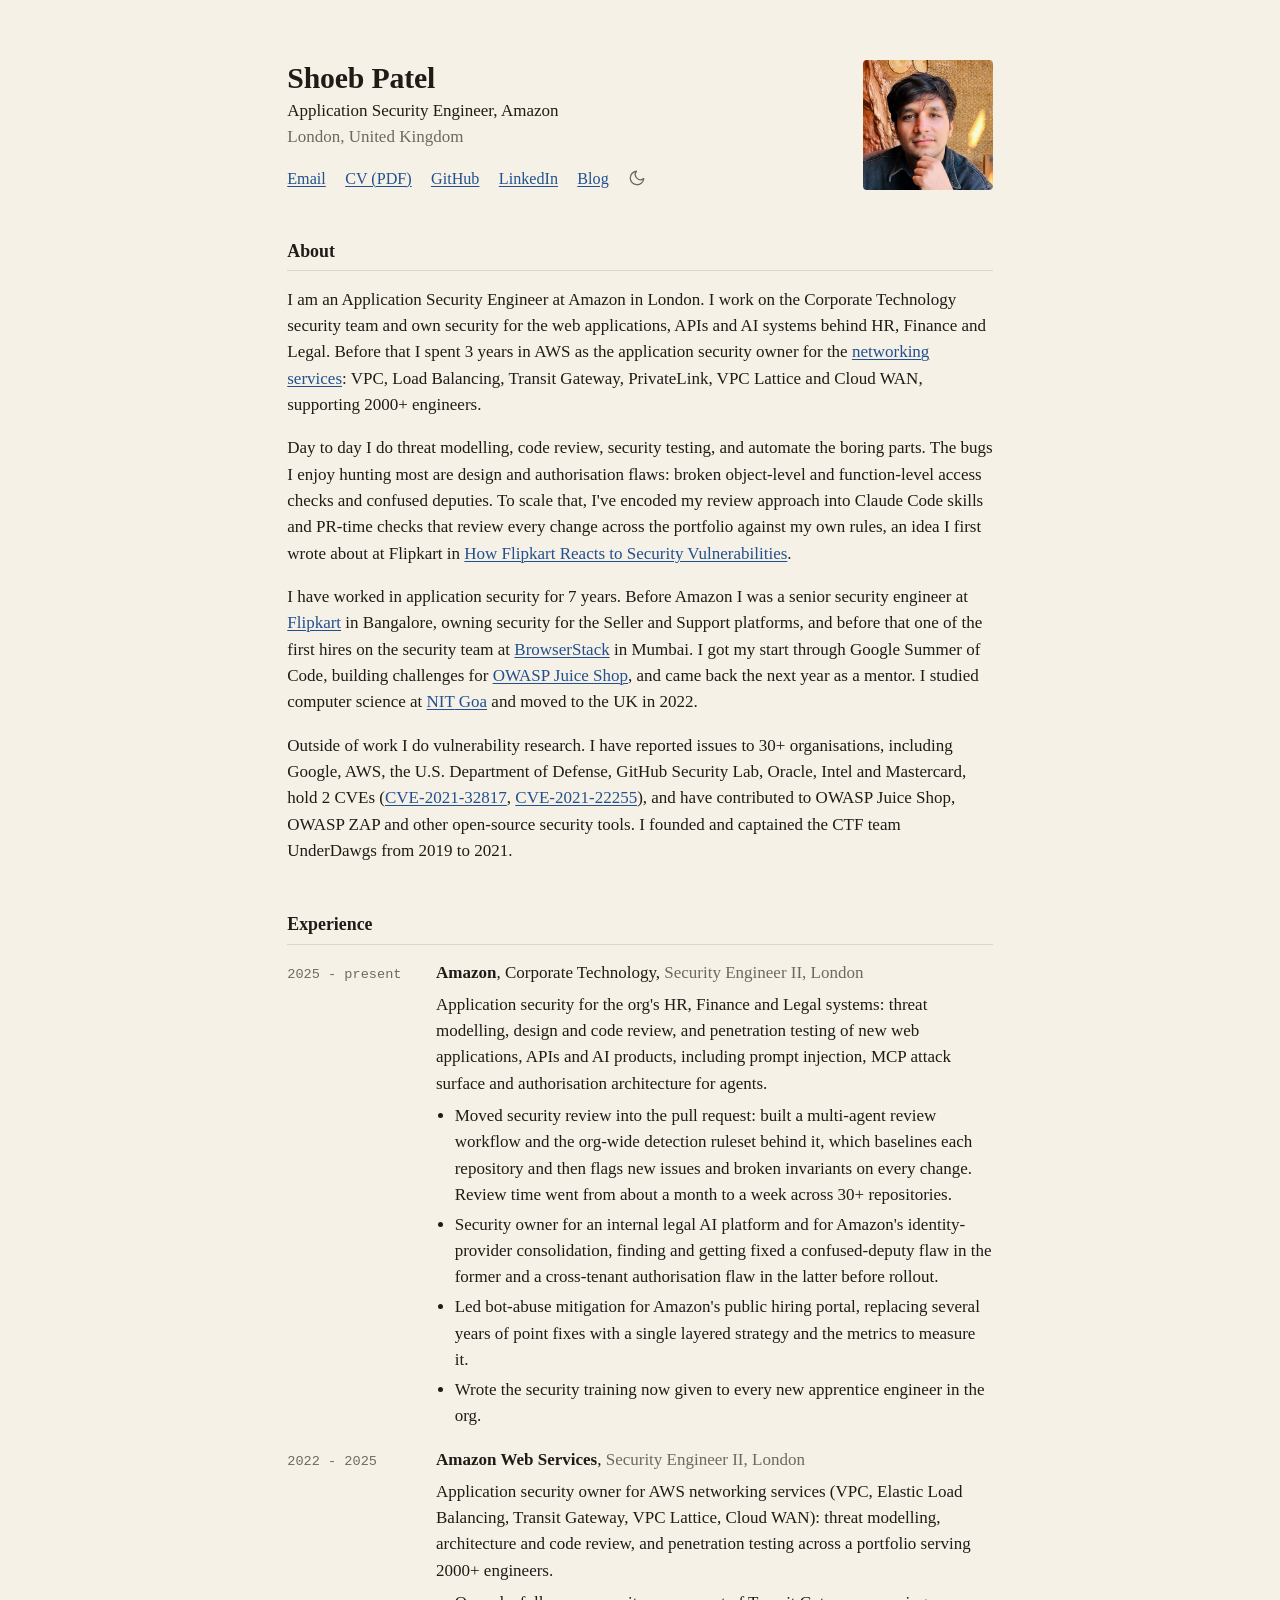
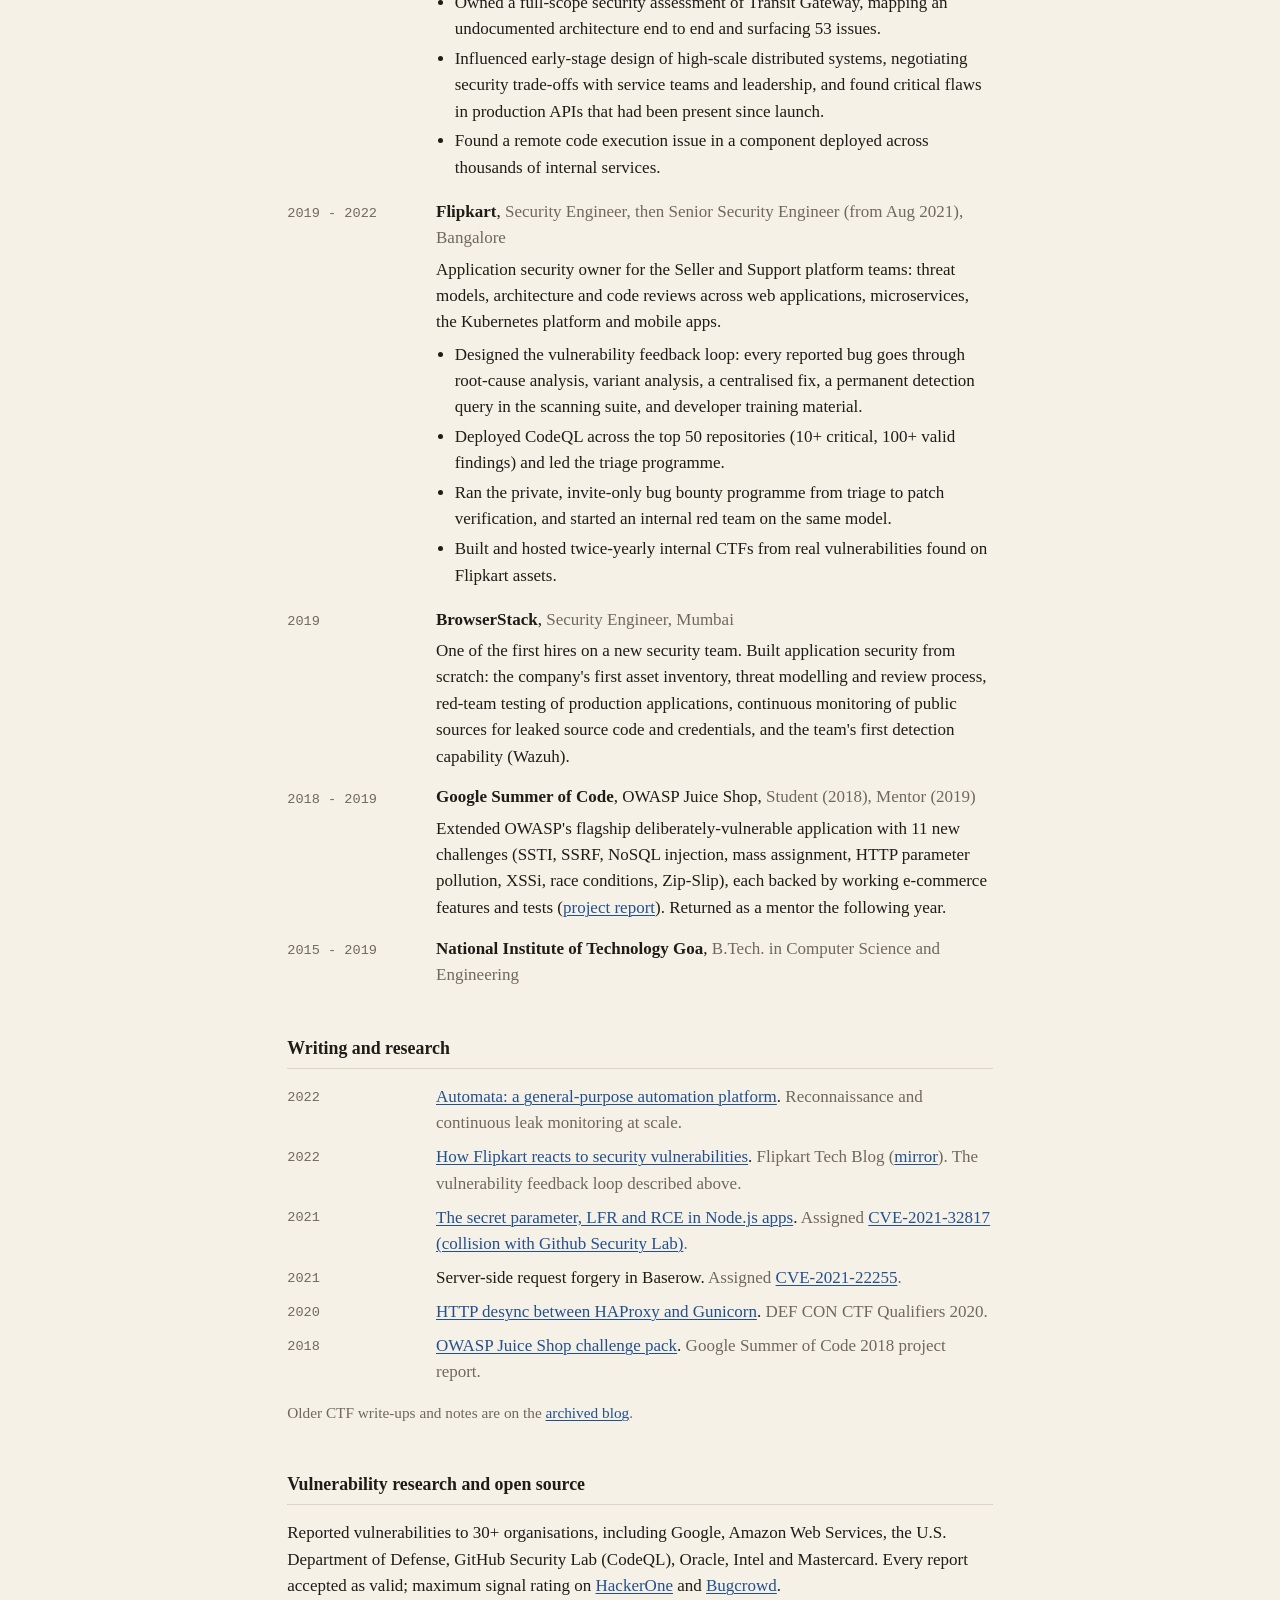
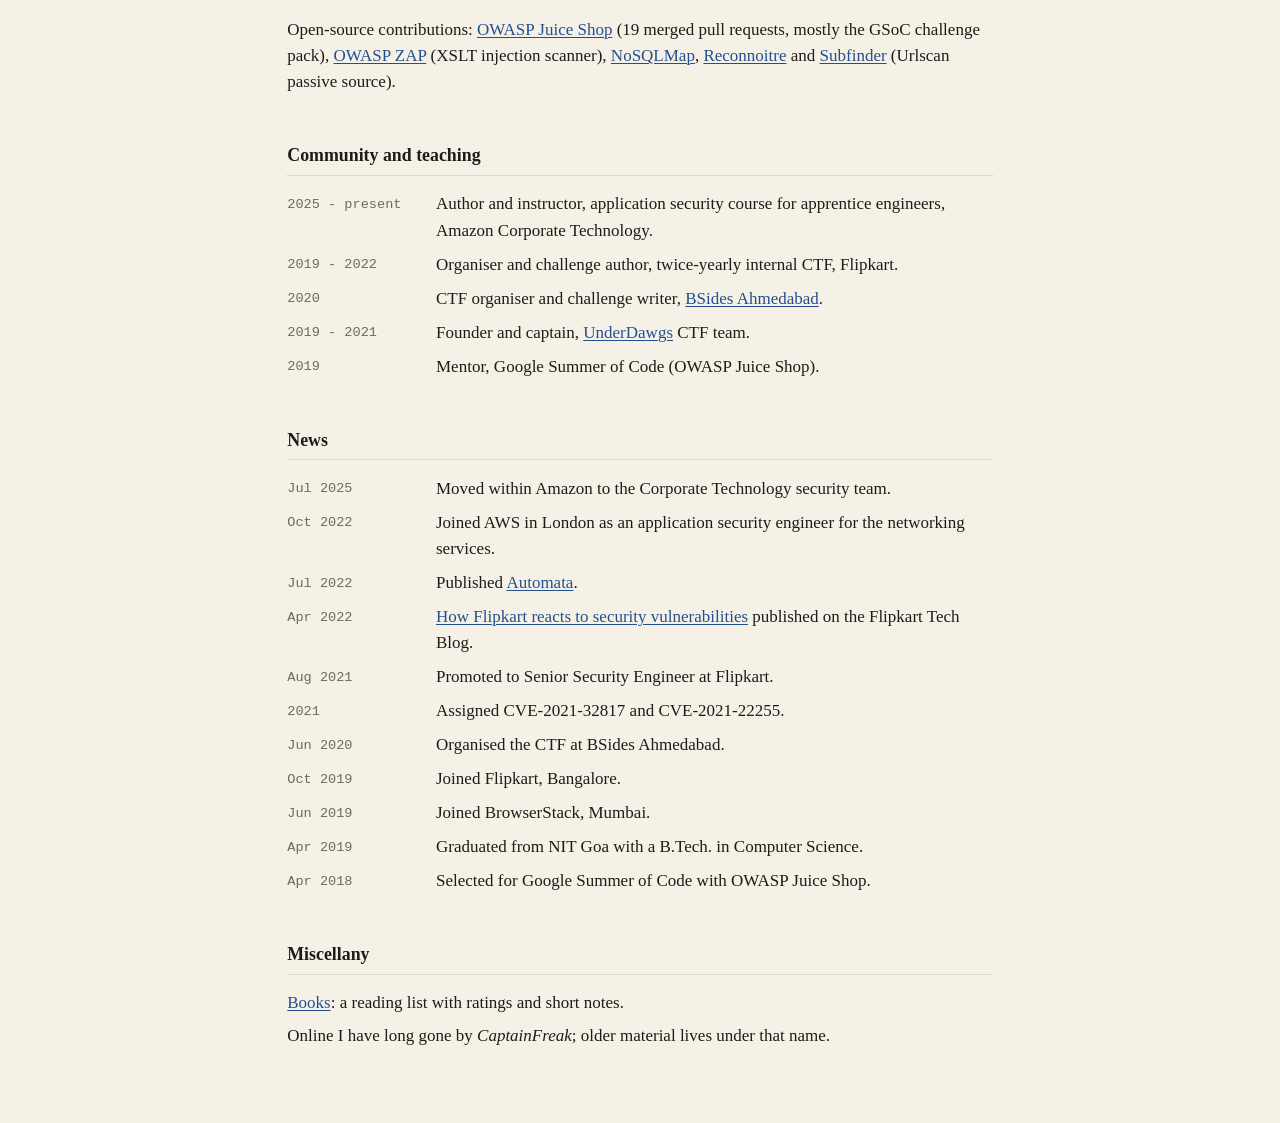
<file: index.html>
<!DOCTYPE html>
<html lang="en" class="no-js">
<head>
  <meta charset="utf-8">
  <meta name="viewport" content="width=device-width, initial-scale=1">
  <title>Shoeb Patel - Application Security Engineer, London</title>
  <meta name="description" content="Shoeb Patel, application security engineer at Amazon, London. Threat modelling, secure design review, and penetration testing of large-scale distributed systems and AI agents.">
  <meta name="author" content="Shoeb Patel">
  <link rel="canonical" href="https://shoebpatel.com/">
  <link rel="icon" href="images/favicon.ico" sizes="16x16 32x32 48x48">
  <link rel="icon" type="image/png" sizes="32x32" href="images/favicon-32.png">
  <link rel="icon" type="image/png" sizes="16x16" href="images/favicon-16.png">
  <link rel="apple-touch-icon" sizes="180x180" href="images/apple-touch-icon.png">
  <link rel="stylesheet" href="css/style.css">
  <script>
    // Theme: apply the reader's saved choice before first paint. No tracking, nothing leaves the page.
    (function () {
      var t = null;
      try { t = localStorage.getItem('theme'); } catch (e) {}
      if (t === 'light' || t === 'dark') document.documentElement.setAttribute('data-theme', t);
      document.documentElement.className = document.documentElement.className.replace('no-js', '');
    })();
  </script>

  <meta property="og:type" content="profile">
  <meta property="og:site_name" content="Shoeb Patel">
  <meta property="og:title" content="Shoeb Patel - Application Security Engineer, London">
  <meta property="og:description" content="Application security engineer at Amazon, London. Threat modelling, secure design review, and penetration testing of large-scale distributed systems and AI agents.">
  <meta property="og:url" content="https://shoebpatel.com/">
  <meta property="og:image" content="https://shoebpatel.com/images/og.png">
  <meta property="og:image:width" content="1200">
  <meta property="og:image:height" content="630">
  <meta property="og:image:alt" content="Shoeb Patel, Application Security Engineer, Amazon, London">
  <meta property="profile:first_name" content="Shoeb">
  <meta property="profile:last_name" content="Patel">
  <meta name="twitter:card" content="summary_large_image">
  <meta name="twitter:title" content="Shoeb Patel - Application Security Engineer, London">
  <meta name="twitter:description" content="Application security engineer at Amazon, London. Threat modelling, secure design review, and penetration testing of large-scale distributed systems and AI agents.">
  <meta name="twitter:image" content="https://shoebpatel.com/images/og.png">

  <script type="application/ld+json">
  {
    "@context": "https://schema.org",
    "@type": "Person",
    "name": "Shoeb Patel",
    "url": "https://shoebpatel.com/",
    "image": "https://shoebpatel.com/images/og.png",
    "description": "Application security engineer at Amazon, London. Threat modelling, secure design review, and penetration testing of large-scale distributed systems and AI agents.",
    "email": "mailto:patelshoeb4@gmail.com",
    "jobTitle": "Security Engineer II",
    "worksFor": { "@type": "Organization", "name": "Amazon", "url": "https://www.amazon.com/" },
    "address": { "@type": "PostalAddress", "addressLocality": "London", "addressCountry": "GB" },
    "alumniOf": { "@type": "CollegeOrUniversity", "name": "National Institute of Technology Goa" },
    "knowsAbout": [
      "Application security",
      "Threat modelling",
      "Secure code review",
      "Penetration testing",
      "Cloud security",
      "LLM and AI agent security",
      "Vulnerability research"
    ],
    "sameAs": [
      "https://github.com/shoebpate1",
      "https://www.linkedin.com/in/iamshoebpatel",
      "https://hackerone.com/silentecho_",
      "https://bugcrowd.com/Shoeb_",
      "https://research.shoebpatel.com/",
      "https://blog.shoebpatel.com/",
      "https://ctftime.org/team/60327/"
    ]
  }
  </script>
</head>
<body>

<header>
  <img class="headshot" src="images/shoeb.jpg" width="130" height="130" alt="Shoeb Patel">
  <div class="header-text">
  <h1>Shoeb Patel</h1>
  <p class="role">Application Security Engineer, Amazon</p>
  <p class="place">London, United Kingdom</p>
  <nav>
    <a href="mailto:patelshoeb4@gmail.com">Email</a>
    <a href="Shoeb_Patel_Security_Engineer_1608-web.pdf" target="_blank" rel="noopener">CV (PDF)</a>
    <a href="https://github.com/shoebpate1" target="_blank" rel="noopener">GitHub</a>
    <a href="https://www.linkedin.com/in/iamshoebpatel" target="_blank" rel="noopener">LinkedIn</a>
    <a href="https://research.shoebpatel.com/" target="_blank" rel="noopener">Blog</a>
    <button type="button" class="theme-toggle" id="theme-toggle" aria-label="Switch between light and dark theme" title="Switch theme">
      <svg class="when-light" viewBox="0 0 24 24" width="18" height="18" fill="none" stroke="currentColor" stroke-width="1.75" stroke-linecap="round" stroke-linejoin="round" aria-hidden="true"><path d="M21 12.8A9 9 0 1 1 11.2 3a7 7 0 0 0 9.8 9.8z"/></svg>
      <svg class="when-dark" viewBox="0 0 24 24" width="18" height="18" fill="none" stroke="currentColor" stroke-width="1.75" stroke-linecap="round" stroke-linejoin="round" aria-hidden="true"><circle cx="12" cy="12" r="4"/><path d="M12 2v2M12 20v2M4.9 4.9l1.4 1.4M17.7 17.7l1.4 1.4M2 12h2M20 12h2M4.9 19.1l1.4-1.4M17.7 6.3l1.4-1.4"/></svg>
    </button>
  </nav>
  </div>
</header>

<main>

<h2 id="about">About</h2>

<p>
I am an Application Security Engineer at Amazon in London. I work on the Corporate Technology
security team and own security for the web applications, APIs and AI systems behind HR, Finance
and Legal. Before that I spent 3 years in <abbr title="Amazon Web Services">AWS</abbr> as the
application security owner for the
<a href="https://aws.amazon.com/getting-started/aws-networking-essentials/" target="_blank" rel="noopener">networking services</a>:
VPC, Load Balancing, Transit Gateway, PrivateLink, VPC Lattice and Cloud WAN, supporting 2000+
engineers.
</p>

<p>
Day to day I do threat modelling, code review, security testing, and
automate the boring parts. The bugs I enjoy hunting most are design and authorisation flaws:
broken object-level and function-level access checks and confused deputies. To scale that, I've
encoded my review approach into Claude Code skills and PR-time checks that review every change
across the portfolio against my own rules, an idea I first wrote about at Flipkart in
<a href="https://blog.flipkart.tech/how-flipkart-reacts-to-security-vulnerabilities-17dae9b0661e/" target="_blank" rel="noopener">How
Flipkart Reacts to Security Vulnerabilities</a>.
</p>

<p>
I have worked in application security for 7 years. Before Amazon I was a senior security
engineer at <a href="https://www.flipkart.com/" target="_blank" rel="noopener">Flipkart</a> in Bangalore, owning security for the Seller and Support platforms, and before
that one of the first hires on the security team at <a href="https://www.browserstack.com/" target="_blank" rel="noopener">BrowserStack</a> in Mumbai. I got my start through
Google Summer of Code, building challenges for
<a href="https://owasp.org/www-project-juice-shop/" target="_blank" rel="noopener">OWASP Juice Shop</a>, and came back the next
year as a mentor. I studied computer science at
<a href="https://www.nitgoa.ac.in/" target="_blank" rel="noopener"><abbr title="National Institute of Technology">NIT</abbr> Goa</a>
and moved to the UK in 2022.
</p>

<p>
Outside of work I do vulnerability research. I have reported issues to 30+
organisations, including Google, AWS, the U.S. Department of Defense, GitHub Security Lab, Oracle,
Intel and Mastercard, hold 2 CVEs
(<a href="https://nvd.nist.gov/vuln/detail/CVE-2021-32817" target="_blank" rel="noopener">CVE-2021-32817</a>,
<a href="https://gitlab.com/gitlab-org/cves/-/work_items/221" target="_blank" rel="noopener">CVE-2021-22255</a>), and have contributed
to OWASP Juice Shop, OWASP ZAP and other open-source security tools. I founded and captained the
CTF team UnderDawgs from 2019 to 2021.
</p>

<!--
<p>
<strong>I am currently exploring senior individual-contributor roles (Staff / Lead Security
Engineer) in London.</strong> If you are building something and think I could help, please email me.
</p>
-->


<h2 id="experience">Experience</h2>

<dl class="cv">

  <dt>2025 - present</dt>
  <dd>
    <span class="where">Amazon</span>, Corporate Technology, <span class="what">Security Engineer II, London</span>
    <p>
      Application security for the org's HR, Finance and Legal systems: threat modelling, design and
      code review, and penetration testing of new web applications, APIs and AI products, including
      prompt injection, <abbr title="Model Context Protocol">MCP</abbr> attack surface and
      authorisation architecture for agents.
    </p>
    <ul>
      <li>Moved security review into the pull request: built a multi-agent review workflow and the
        org-wide detection ruleset behind it, which baselines each repository and then flags new
        issues and broken invariants on every change. Review time went from about a month to a week
        across 30+ repositories.</li>
      <li>Security owner for an internal legal AI platform and for Amazon's identity-provider
        consolidation, finding and getting fixed a confused-deputy flaw in the former and a
        cross-tenant authorisation flaw in the latter before rollout.</li>
      <li>Led bot-abuse mitigation for Amazon's public hiring portal, replacing several years of
        point fixes with a single layered strategy and the metrics to measure it.</li>
      <li>Wrote the security training now given to every new apprentice engineer in the org.</li>
    </ul>
  </dd>

  <dt>2022 - 2025</dt>
  <dd>
    <span class="where">Amazon Web Services</span>, <span class="what">Security Engineer II, London</span>
    <p>
      Application security owner for AWS networking services (VPC, Elastic Load Balancing, Transit
      Gateway, VPC Lattice, Cloud WAN): threat modelling, architecture and code review, and
      penetration testing across a portfolio serving 2000+ engineers.
    </p>
    <ul>
      <li>Owned a full-scope security assessment of Transit Gateway, mapping an undocumented
        architecture end to end and surfacing 53 issues.</li>
      <li>Influenced early-stage design of high-scale distributed systems, negotiating security
        trade-offs with service teams and leadership, and found critical flaws in production APIs
        that had been present since launch.</li>
      <li>Found a remote code execution issue in a component deployed across thousands of internal
        services.</li>
    </ul>
  </dd>

  <dt>2019 - 2022</dt>
  <dd>
    <span class="where">Flipkart</span>, <span class="what">Security Engineer, then Senior Security Engineer (from Aug 2021), Bangalore</span>
    <p>
      Application security owner for the Seller and Support platform teams: threat models,
      architecture and code reviews across web applications, microservices, the Kubernetes platform
      and mobile apps.
    </p>
    <ul>
      <li>Designed the vulnerability feedback loop: every reported bug goes through root-cause
        analysis, variant analysis, a centralised fix, a permanent detection query in the scanning
        suite, and developer training material.</li>
      <li>Deployed CodeQL across the top 50 repositories (10+ critical, 100+ valid findings) and led
        the triage programme.</li>
      <li>Ran the private, invite-only bug bounty programme from triage to patch verification, and
        started an internal red team on the same model.</li>
      <li>Built and hosted twice-yearly internal CTFs from real vulnerabilities found on Flipkart assets.</li>
    </ul>
  </dd>

  <dt>2019</dt>
  <dd>
    <span class="where">BrowserStack</span>, <span class="what">Security Engineer, Mumbai</span>
    <p>
      One of the first hires on a new security team. Built application security from scratch: the
      company's first asset inventory, threat modelling and review process, red-team testing of
      production applications, continuous monitoring of public sources for leaked source code and
      credentials, and the team's first detection capability (Wazuh).
    </p>
  </dd>

  <dt>2018 - 2019</dt>
  <dd>
    <span class="where">Google Summer of Code</span>, OWASP Juice Shop, <span class="what">Student (2018), Mentor (2019)</span>
    <p>
      Extended OWASP's flagship deliberately-vulnerable application with 11 new challenges
      (SSTI, SSRF, NoSQL injection, mass assignment, HTTP parameter pollution, XSSi, race conditions,
      Zip-Slip), each backed by working e-commerce features and tests
      (<a href="https://blog.shoebpatel.com/2018/08/05/OWASP-Juice-Shop-Challenge-Pack-2018-GSoC-project-report/" target="_blank" rel="noopener">project report</a>).
      Returned as a mentor the following year.
    </p>
  </dd>

  <dt>2015 - 2019</dt>
  <dd>
    <span class="where">National Institute of Technology Goa</span>, <span class="what">B.Tech. in Computer Science and Engineering</span>
  </dd>

</dl>


<h2 id="writing">Writing and research</h2>

<dl class="cv compact">
  <dt>2022</dt>
  <dd><a href="https://research.shoebpatel.com/2022/07/27/Automata-A-General-Purpose-Automation-Platform/" target="_blank" rel="noopener">Automata: a general-purpose automation platform</a>.
      <span class="venue">Reconnaissance and continuous leak monitoring at scale.</span></dd>

  <dt>2022</dt>
  <dd><a href="https://blog.flipkart.tech/how-flipkart-reacts-to-security-vulnerabilities-17dae9b0661e" target="_blank" rel="noopener">How Flipkart reacts to security vulnerabilities</a>.
      <span class="venue">Flipkart Tech Blog (<a href="https://research.shoebpatel.com/2022/04/19/How-Flipkart-Reacts-to-Security-Vulnerabilities/" target="_blank" rel="noopener">mirror</a>). The vulnerability feedback loop described above.</span></dd>

  <dt>2021</dt>
  <dd><a href="https://blog.shoebpatel.com/2021/01/23/The-Secret-Parameter-LFR-and-Potential-RCE-in-NodeJS-Apps/" target="_blank" rel="noopener">The secret parameter, LFR and RCE in Node.js apps</a>.
      <span class="venue">Assigned <a href="https://nvd.nist.gov/vuln/detail/CVE-2021-32817" target="_blank" rel="noopener">CVE-2021-32817 (collision with Github Security Lab)</a>.</span></dd>

  <dt>2021</dt>
  <dd>Server-side request forgery in Baserow.
      <span class="venue">Assigned <a href="https://gitlab.com/gitlab-org/cves/-/work_items/221" target="_blank" rel="noopener">CVE-2021-22255</a>.</span></dd>

  <dt>2020</dt>
  <dd><a href="https://blog.shoebpatel.com/2020/05/18/DefCon-CTF-2020-HTTP-Desync-between-HAProxy-Gunicorn/" target="_blank" rel="noopener">HTTP desync between HAProxy and Gunicorn</a>.
      <span class="venue">DEF CON CTF Qualifiers 2020.</span></dd>

  <dt>2018</dt>
  <dd><a href="https://blog.shoebpatel.com/2018/08/05/OWASP-Juice-Shop-Challenge-Pack-2018-GSoC-project-report/" target="_blank" rel="noopener">OWASP Juice Shop challenge pack</a>.
      <span class="venue">Google Summer of Code 2018 project report.</span></dd>
</dl>

<p class="note" style="margin-top:0.9rem">
  Older CTF write-ups and notes are on the <a href="https://blog.shoebpatel.com/" target="_blank" rel="noopener">archived blog</a>.
</p>


<h2 id="research">Vulnerability research and open source</h2>

<p>
Reported vulnerabilities to 30+ organisations, including Google, Amazon Web Services, the U.S.
Department of Defense, GitHub Security Lab (CodeQL), Oracle, Intel and Mastercard. Every report
accepted as valid; maximum signal rating on
<a href="https://hackerone.com/silentecho_" target="_blank" rel="noopener">HackerOne</a> and
<a href="https://bugcrowd.com/Shoeb_" target="_blank" rel="noopener">Bugcrowd</a>.
</p>

<p>
Open-source contributions:
<a href="https://github.com/juice-shop/juice-shop/pulls?q=is%3Apr+author%3Ashoebpate1+is%3Amerged" target="_blank" rel="noopener">OWASP Juice Shop</a>
(19 merged pull requests, mostly the GSoC challenge pack),
<a href="https://github.com/zaproxy/zaproxy/pull/4410" target="_blank" rel="noopener">OWASP ZAP</a> (XSLT injection scanner),
<a href="https://github.com/codingo/NoSQLMap/pull/71" target="_blank" rel="noopener">NoSQLMap</a>,
<a href="https://github.com/codingo/Reconnoitre/pull/67" target="_blank" rel="noopener">Reconnoitre</a> and
<a href="https://github.com/projectdiscovery/subfinder/pull/148" target="_blank" rel="noopener">Subfinder</a> (Urlscan passive source).
</p>


<h2 id="service">Community and teaching</h2>

<dl class="cv compact">
  <dt>2025 - present</dt>
  <dd>Author and instructor, application security course for apprentice engineers, Amazon Corporate Technology.</dd>
  <dt>2019 - 2022</dt>
  <dd>Organiser and challenge author, twice-yearly internal CTF, Flipkart.</dd>
  <dt>2020</dt>
  <dd>CTF organiser and challenge writer, <a href="https://bsidesahmedabad.in/" target="_blank" rel="noopener">BSides Ahmedabad</a>.</dd>
  <dt>2019 - 2021</dt>
  <dd>Founder and captain, <a href="https://ctftime.org/team/60327/" target="_blank" rel="noopener">UnderDawgs</a> CTF team.</dd>
  <dt>2019</dt>
  <dd>Mentor, Google Summer of Code (OWASP Juice Shop).</dd>
</dl>


<h2 id="news">News</h2>

<dl class="cv compact">
  <dt>Jul 2025</dt><dd>Moved within Amazon to the Corporate Technology security team.</dd>
  <dt>Oct 2022</dt><dd>Joined AWS in London as an application security engineer for the networking services.</dd>
  <dt>Jul 2022</dt><dd>Published <a href="https://research.shoebpatel.com/2022/07/27/Automata-A-General-Purpose-Automation-Platform/" target="_blank" rel="noopener">Automata</a>.</dd>
  <dt>Apr 2022</dt><dd><a href="https://research.shoebpatel.com/2022/04/19/How-Flipkart-Reacts-to-Security-Vulnerabilities/" target="_blank" rel="noopener">How Flipkart reacts to security vulnerabilities</a> published on the Flipkart Tech Blog.</dd>
  <dt>Aug 2021</dt><dd>Promoted to Senior Security Engineer at Flipkart.</dd>
  <dt>2021</dt><dd>Assigned CVE-2021-32817 and CVE-2021-22255.</dd>
  <dt>Jun 2020</dt><dd>Organised the CTF at BSides Ahmedabad.</dd>
  <dt>Oct 2019</dt><dd>Joined Flipkart, Bangalore.</dd>
  <dt>Jun 2019</dt><dd>Joined BrowserStack, Mumbai.</dd>
  <dt>Apr 2019</dt><dd>Graduated from NIT Goa with a B.Tech. in Computer Science.</dd>
  <dt>Apr 2018</dt><dd>Selected for Google Summer of Code with OWASP Juice Shop.</dd>
</dl>


<h2 id="misc">Miscellany</h2>

<ul class="plain">
  <li><a href="books.html">Books</a>: a reading list with ratings and short notes.</li>
  <li>Online I have long gone by <em>CaptainFreak</em>; older material lives under that name.</li>
</ul>

</main>


<script>
  document.getElementById('theme-toggle').addEventListener('click', function (e) {
    e.preventDefault();
    var root = document.documentElement;
    var current = root.getAttribute('data-theme') ||
      (window.matchMedia('(prefers-color-scheme: dark)').matches ? 'dark' : 'light');
    var next = current === 'dark' ? 'light' : 'dark';
    root.setAttribute('data-theme', next);
    try { localStorage.setItem('theme', next); } catch (e) {}
  });
</script>
</body>
</html>
</file>
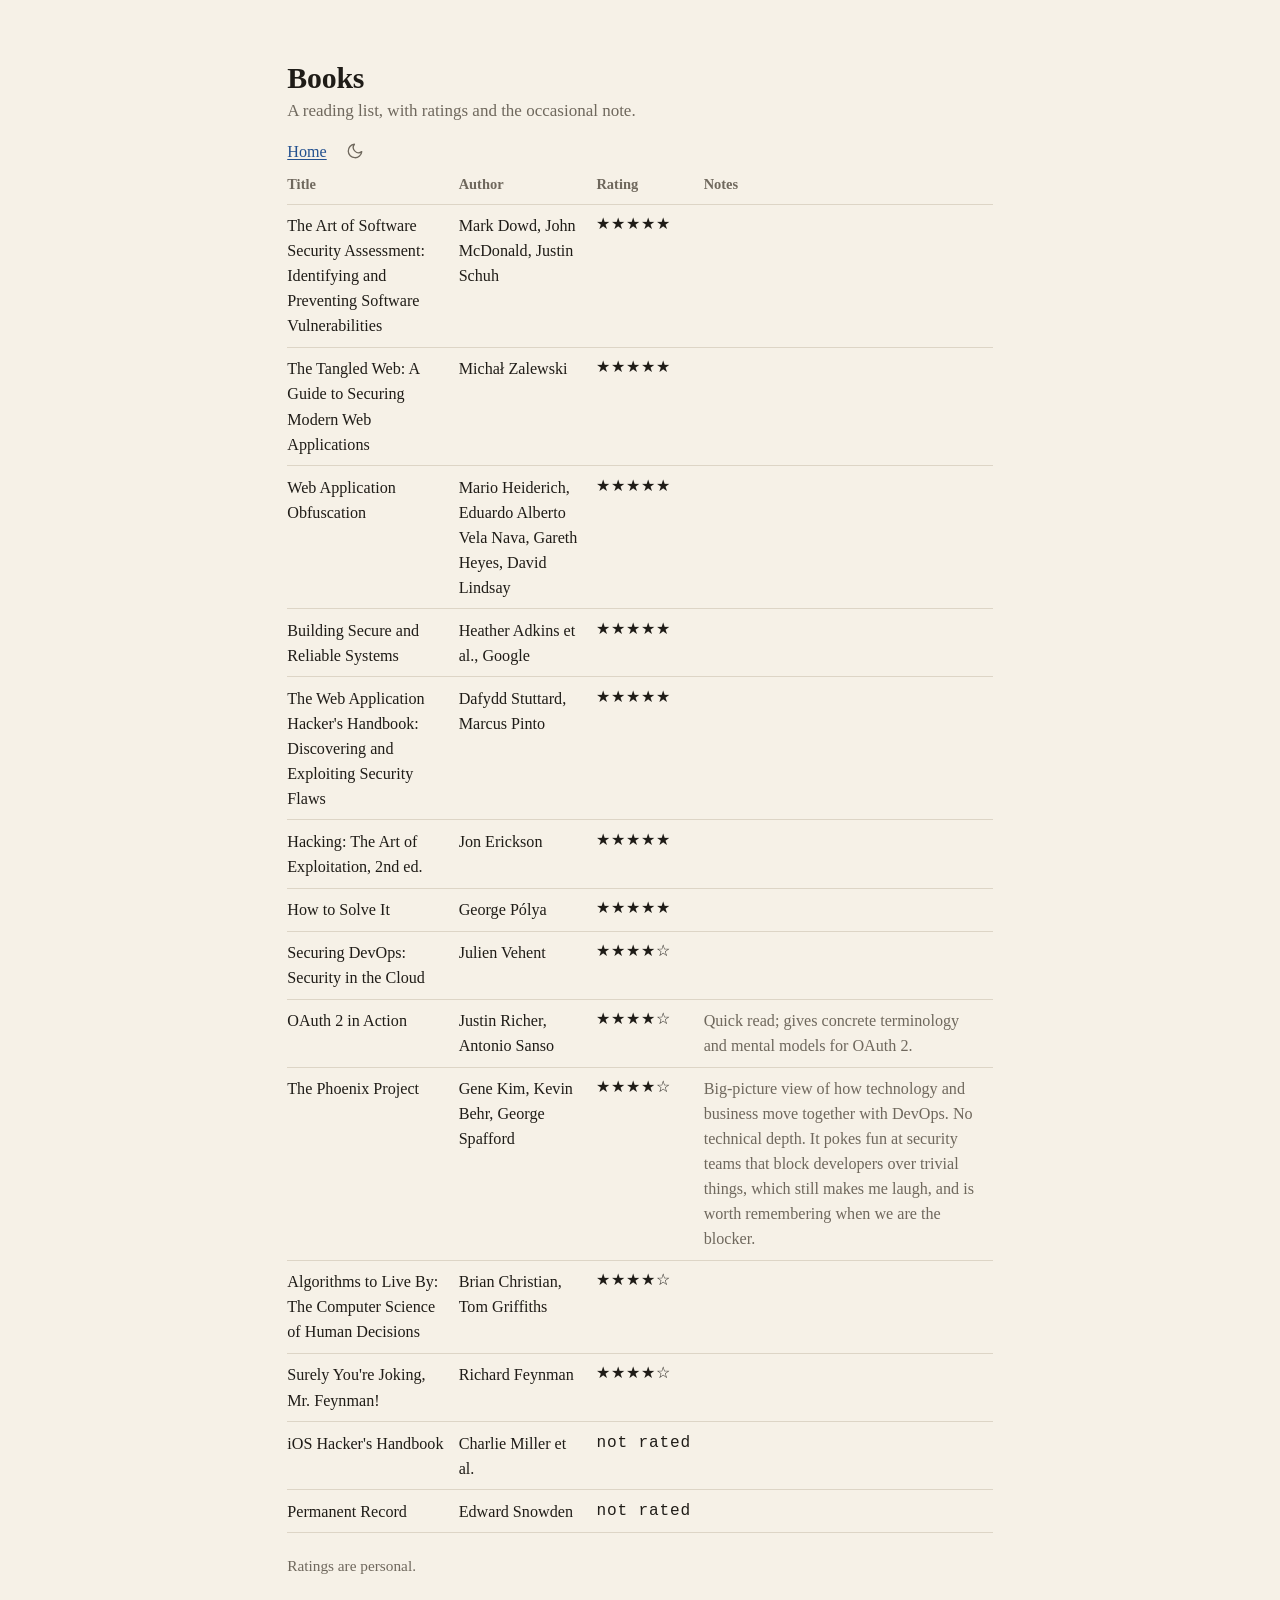
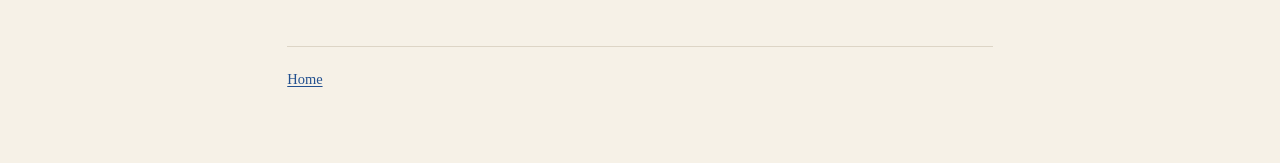
<file: books.html>
<!DOCTYPE html>
<html lang="en" class="no-js">
<head>
  <meta charset="utf-8">
  <meta name="viewport" content="width=device-width, initial-scale=1">
  <title>Books - Shoeb Patel</title>
  <meta name="description" content="Books Shoeb Patel has read, with ratings and short notes.">
  <link rel="canonical" href="https://shoebpatel.com/books.html">
  <meta property="og:type" content="website">
  <meta property="og:site_name" content="Shoeb Patel">
  <meta property="og:title" content="Books - Shoeb Patel">
  <meta property="og:description" content="Books Shoeb Patel has read, with ratings and short notes.">
  <meta property="og:url" content="https://shoebpatel.com/books.html">
  <meta property="og:image" content="https://shoebpatel.com/images/og.png">
  <meta name="twitter:card" content="summary_large_image">
  <link rel="icon" href="images/favicon.ico" sizes="16x16 32x32 48x48">
  <link rel="icon" type="image/png" sizes="32x32" href="images/favicon-32.png">
  <link rel="icon" type="image/png" sizes="16x16" href="images/favicon-16.png">
  <link rel="apple-touch-icon" sizes="180x180" href="images/apple-touch-icon.png">
  <link rel="stylesheet" href="css/style.css">
  <script>
    // Theme: apply the reader's saved choice before first paint. No tracking, nothing leaves the page.
    (function () {
      var t = null;
      try { t = localStorage.getItem('theme'); } catch (e) {}
      if (t === 'light' || t === 'dark') document.documentElement.setAttribute('data-theme', t);
      document.documentElement.className = document.documentElement.className.replace('no-js', '');
    })();
  </script>
</head>
<body>

<header>
  <div class="header-text">
  <h1>Books</h1>
  <p class="place">A reading list, with ratings and the occasional note.</p>
  <nav>
    <a href="index.html">Home</a>
    <button type="button" class="theme-toggle" id="theme-toggle" aria-label="Switch between light and dark theme" title="Switch theme">
      <svg class="when-light" viewBox="0 0 24 24" width="18" height="18" fill="none" stroke="currentColor" stroke-width="1.75" stroke-linecap="round" stroke-linejoin="round" aria-hidden="true"><path d="M21 12.8A9 9 0 1 1 11.2 3a7 7 0 0 0 9.8 9.8z"/></svg>
      <svg class="when-dark" viewBox="0 0 24 24" width="18" height="18" fill="none" stroke="currentColor" stroke-width="1.75" stroke-linecap="round" stroke-linejoin="round" aria-hidden="true"><circle cx="12" cy="12" r="4"/><path d="M12 2v2M12 20v2M4.9 4.9l1.4 1.4M17.7 17.7l1.4 1.4M2 12h2M20 12h2M4.9 19.1l1.4-1.4M17.7 6.3l1.4-1.4"/></svg>
    </button>
  </nav>
  </div>
</header>

<main>

<table class="books">
  <thead>
    <tr>
      <th>Title</th>
      <th>Author</th>
      <th>Rating</th>
      <th>Notes</th>
    </tr>
  </thead>
  <tbody>

    <tr>
      <td>The Art of Software Security Assessment: Identifying and Preventing Software Vulnerabilities</td>
      <td>Mark Dowd, John McDonald, Justin Schuh</td>
      <td class="rating" data-label="Rating">★★★★★</td>
      <td class="notes"></td>
    </tr>

    <tr>
      <td>The Tangled Web: A Guide to Securing Modern Web Applications</td>
      <td>Michał Zalewski</td>
      <td class="rating" data-label="Rating">★★★★★</td>
      <td class="notes"></td>
    </tr>

    <tr>
      <td>Web Application Obfuscation</td>
      <td>Mario Heiderich, Eduardo Alberto Vela Nava, Gareth Heyes, David Lindsay</td>
      <td class="rating" data-label="Rating">★★★★★</td>
      <td class="notes"></td>
    </tr>

    <tr>
      <td>Building Secure and Reliable Systems</td>
      <td>Heather Adkins et al., Google</td>
      <td class="rating" data-label="Rating">★★★★★</td>
      <td class="notes"></td>
    </tr>

    <tr>
      <td>The Web Application Hacker's Handbook: Discovering and Exploiting Security Flaws</td>
      <td>Dafydd Stuttard, Marcus Pinto</td>
      <td class="rating" data-label="Rating">★★★★★</td>
      <td class="notes"></td>
    </tr>

    <tr>
      <td>Hacking: The Art of Exploitation, 2nd ed.</td>
      <td>Jon Erickson</td>
      <td class="rating" data-label="Rating">★★★★★</td>
      <td class="notes"></td>
    </tr>

    <tr>
      <td>How to Solve It</td>
      <td>George Pólya</td>
      <td class="rating" data-label="Rating">★★★★★</td>
      <td class="notes"></td>
    </tr>

    <tr>
      <td>Securing DevOps: Security in the Cloud</td>
      <td>Julien Vehent</td>
      <td class="rating" data-label="Rating">★★★★☆</td>
      <td class="notes"></td>
    </tr>

    <tr>
      <td>OAuth 2 in Action</td>
      <td>Justin Richer, Antonio Sanso</td>
      <td class="rating" data-label="Rating">★★★★☆</td>
      <td class="notes">Quick read; gives concrete terminology and mental models for OAuth 2.</td>
    </tr>

    <tr>
      <td>The Phoenix Project</td>
      <td>Gene Kim, Kevin Behr, George Spafford</td>
      <td class="rating" data-label="Rating">★★★★☆</td>
      <td class="notes">Big-picture view of how technology and business move together with DevOps.
        No technical depth. It pokes fun at security teams that block developers over trivial
        things, which still makes me laugh, and is worth remembering when we are the blocker.</td>
    </tr>

    <tr>
      <td>Algorithms to Live By: The Computer Science of Human Decisions</td>
      <td>Brian Christian, Tom Griffiths</td>
      <td class="rating" data-label="Rating">★★★★☆</td>
      <td class="notes"></td>
    </tr>

    <tr>
      <td>Surely You're Joking, Mr. Feynman!</td>
      <td>Richard Feynman</td>
      <td class="rating" data-label="Rating">★★★★☆</td>
      <td class="notes"></td>
    </tr>

    <tr>
      <td>iOS Hacker's Handbook</td>
      <td>Charlie Miller et al.</td>
      <td class="rating" data-label="Rating">not rated</td>
      <td class="notes"></td>
    </tr>

    <tr>
      <td>Permanent Record</td>
      <td>Edward Snowden</td>
      <td class="rating" data-label="Rating">not rated</td>
      <td class="notes"></td>
    </tr>

  </tbody>
</table>

<p class="note" style="margin-top:1.25rem">
  Ratings are personal.
</p>

</main>

<footer>
  <p><a href="index.html">Home</a></p>
</footer>

<script>
  document.getElementById('theme-toggle').addEventListener('click', function (e) {
    e.preventDefault();
    var root = document.documentElement;
    var current = root.getAttribute('data-theme') ||
      (window.matchMedia('(prefers-color-scheme: dark)').matches ? 'dark' : 'light');
    var next = current === 'dark' ? 'light' : 'dark';
    root.setAttribute('data-theme', next);
    try { localStorage.setItem('theme', next); } catch (e) {}
  });
</script>
</body>
</html>
</file>
<file: css/style.css>
/* shoebpatel.com - plain, text-first stylesheet. No frameworks. */

:root {
  --bg: #f6f1e7;        /* warm paper, not white */
  --fg: #1f1c17;
  --muted: #6f685d;
  --rule: #ddd5c6;
  --link: #22508f;
  --link-hover: #123467;
  --mono: ui-monospace, "SF Mono", Menlo, Consolas, "Liberation Mono", monospace;
  --serif: Charter, "Bitstream Charter", "Sitka Text", Cambria, Georgia, "Times New Roman", serif;
}

/* Dark palette: applied by OS preference unless the reader chose a theme, or when they chose dark. */
@media (prefers-color-scheme: dark) {
  :root:not([data-theme="light"]) {
    --bg: #111213;
    --fg: #e6e6e6;
    --muted: #9a9a9a;
    --rule: #2c2c2c;
    --link: #8ab4f8;
    --link-hover: #b7d0fb;
  }
}
:root[data-theme="dark"] {
  --bg: #111213;
  --fg: #e6e6e6;
  --muted: #9a9a9a;
  --rule: #2c2c2c;
  --link: #8ab4f8;
  --link-hover: #b7d0fb;
}
:root { color-scheme: light dark; }
:root[data-theme="light"] { color-scheme: light; }
:root[data-theme="dark"]  { color-scheme: dark; }

/* Theme switch: a small sun/moon icon button in the nav */
.theme-toggle {
  appearance: none;
  background: none;
  border: 0;
  padding: 0;
  margin: 0;
  vertical-align: -3px;
  cursor: pointer;
  color: var(--muted);
  line-height: 0;
}
.theme-toggle:hover { color: var(--fg); }
.theme-toggle:focus-visible { outline: 2px solid var(--link); outline-offset: 3px; border-radius: 3px; }
.theme-toggle .when-dark  { display: none; }
.theme-toggle .when-light { display: inline; }
:root[data-theme="dark"] .theme-toggle .when-dark  { display: inline; }
:root[data-theme="dark"] .theme-toggle .when-light { display: none; }
@media (prefers-color-scheme: dark) {
  :root:not([data-theme="light"]) .theme-toggle .when-dark  { display: inline; }
  :root:not([data-theme="light"]) .theme-toggle .when-light { display: none; }
}
.no-js .theme-toggle { display: none; }

* { box-sizing: border-box; }

html { font-size: 17px; }

body {
  margin: 0;
  padding: 3.5rem 1.25rem 4rem;
  max-width: 44rem;
  margin-left: auto;
  margin-right: auto;
  font-family: var(--serif);
  line-height: 1.55;
  color: var(--fg);
  background: var(--bg);
  -webkit-font-smoothing: antialiased;
  text-rendering: optimizeLegibility;
}

a {
  color: var(--link);
  text-decoration: underline;
  text-decoration-thickness: 1px;
  text-underline-offset: 2px;
}
a:hover { color: var(--link-hover); }

h1 {
  font-size: 1.75rem;
  font-weight: 600;
  letter-spacing: -0.005em;
  margin: 0 0 0.15rem;
  line-height: 1.2;
}

h2 {
  font-size: 1.05rem;
  font-weight: 600;
  margin: 2.75rem 0 0.9rem;
  padding-bottom: 0.3rem;
  border-bottom: 1px solid var(--rule);
}

h3 {
  font-size: 1rem;
  font-weight: 600;
  margin: 1.5rem 0 0.4rem;
}

p { margin: 0 0 1rem; }

/* Header (headshot is optional; layout works with or without it) */
header { display: flex; align-items: flex-start; justify-content: space-between; gap: 1.5rem; }
header .header-text { min-width: 0; }
header .headshot {
  order: 2;
  flex: 0 0 auto;
  width: 130px; height: 130px;
  object-fit: cover;
  border-radius: 4px;
}
header .role   { margin: 0; color: var(--fg); }
header .place  { margin: 0 0 0.9rem; color: var(--muted); }
header nav a   { margin-right: 0.9rem; white-space: nowrap; }
header nav     { font-size: 0.95rem; }

/* Two-column "date | entry" lists, as used on academic CVs */
dl.cv {
  display: grid;
  grid-template-columns: 7.5rem 1fr;
  column-gap: 1.25rem;
  row-gap: 0.85rem;
  margin: 0;
}
dl.cv dt {
  font-family: var(--mono);
  font-size: 0.8rem;
  color: var(--muted);
  padding-top: 0.25rem;
  white-space: nowrap;
}
dl.cv dd { margin: 0; }
dl.cv dd .where { font-weight: 600; }
dl.cv dd .what  { color: var(--muted); }
dl.cv dd p { margin: 0.3rem 0 0; }
dl.cv dd p + p { margin-top: 0.4rem; }
dl.cv dd ul { margin: 0.35rem 0 0 1.1rem; padding: 0; }
dl.cv dd li { margin: 0.2rem 0; }

dl.cv.compact { row-gap: 0.45rem; }
dl.cv.compact dt { padding-top: 0.15rem; }

@media (max-width: 560px) {
  html { font-size: 16px; }
  body { padding-top: 2.25rem; }
  header .headshot { width: 96px; height: 96px; }
  dl.cv { grid-template-columns: 1fr; row-gap: 0.25rem; }
  dl.cv dt { padding-top: 0; }
  dl.cv dd { margin-bottom: 0.9rem; }
  dl.cv.compact dd { margin-bottom: 0.5rem; }
}

ul.plain { list-style: none; padding: 0; margin: 0; }
ul.plain li { margin: 0.35rem 0; }

.venue { color: var(--muted); }
.note  { color: var(--muted); font-size: 0.9rem; }

footer {
  margin-top: 4rem;
  padding-top: 1rem;
  border-top: 1px solid var(--rule);
  color: var(--muted);
  font-size: 0.85rem;
}
footer p { margin: 0.25rem 0; }

/* Books page */
table.books {
  width: 100%;
  border-collapse: collapse;
  font-size: 0.95rem;
}
table.books th,
table.books td {
  text-align: left;
  vertical-align: top;
  padding: 0.5rem 0.75rem 0.5rem 0;
  border-bottom: 1px solid var(--rule);
}
table.books th {
  font-weight: 600;
  font-size: 0.85rem;
  color: var(--muted);
}
table.books td.rating { font-family: var(--mono); white-space: nowrap; letter-spacing: 0.05em; }
table.books td.notes  { color: var(--muted); }

abbr[title] { text-decoration: none; }

/* Books table: stack each row as a block on narrow screens */
@media (max-width: 640px) {
  table.books, table.books tbody, table.books tr, table.books td { display: block; width: 100%; }
  table.books thead { display: none; }
  table.books tr { padding: 0.6rem 0; border-bottom: 1px solid var(--rule); }
  table.books td { border: 0; padding: 0.1rem 0; }
  table.books td:first-child { font-weight: 600; }
  table.books td.rating { color: var(--muted); }
  table.books td.rating::before { content: attr(data-label) ": "; font-family: var(--serif); letter-spacing: 0; }
  table.books td.notes:empty { display: none; }
}
</file>
